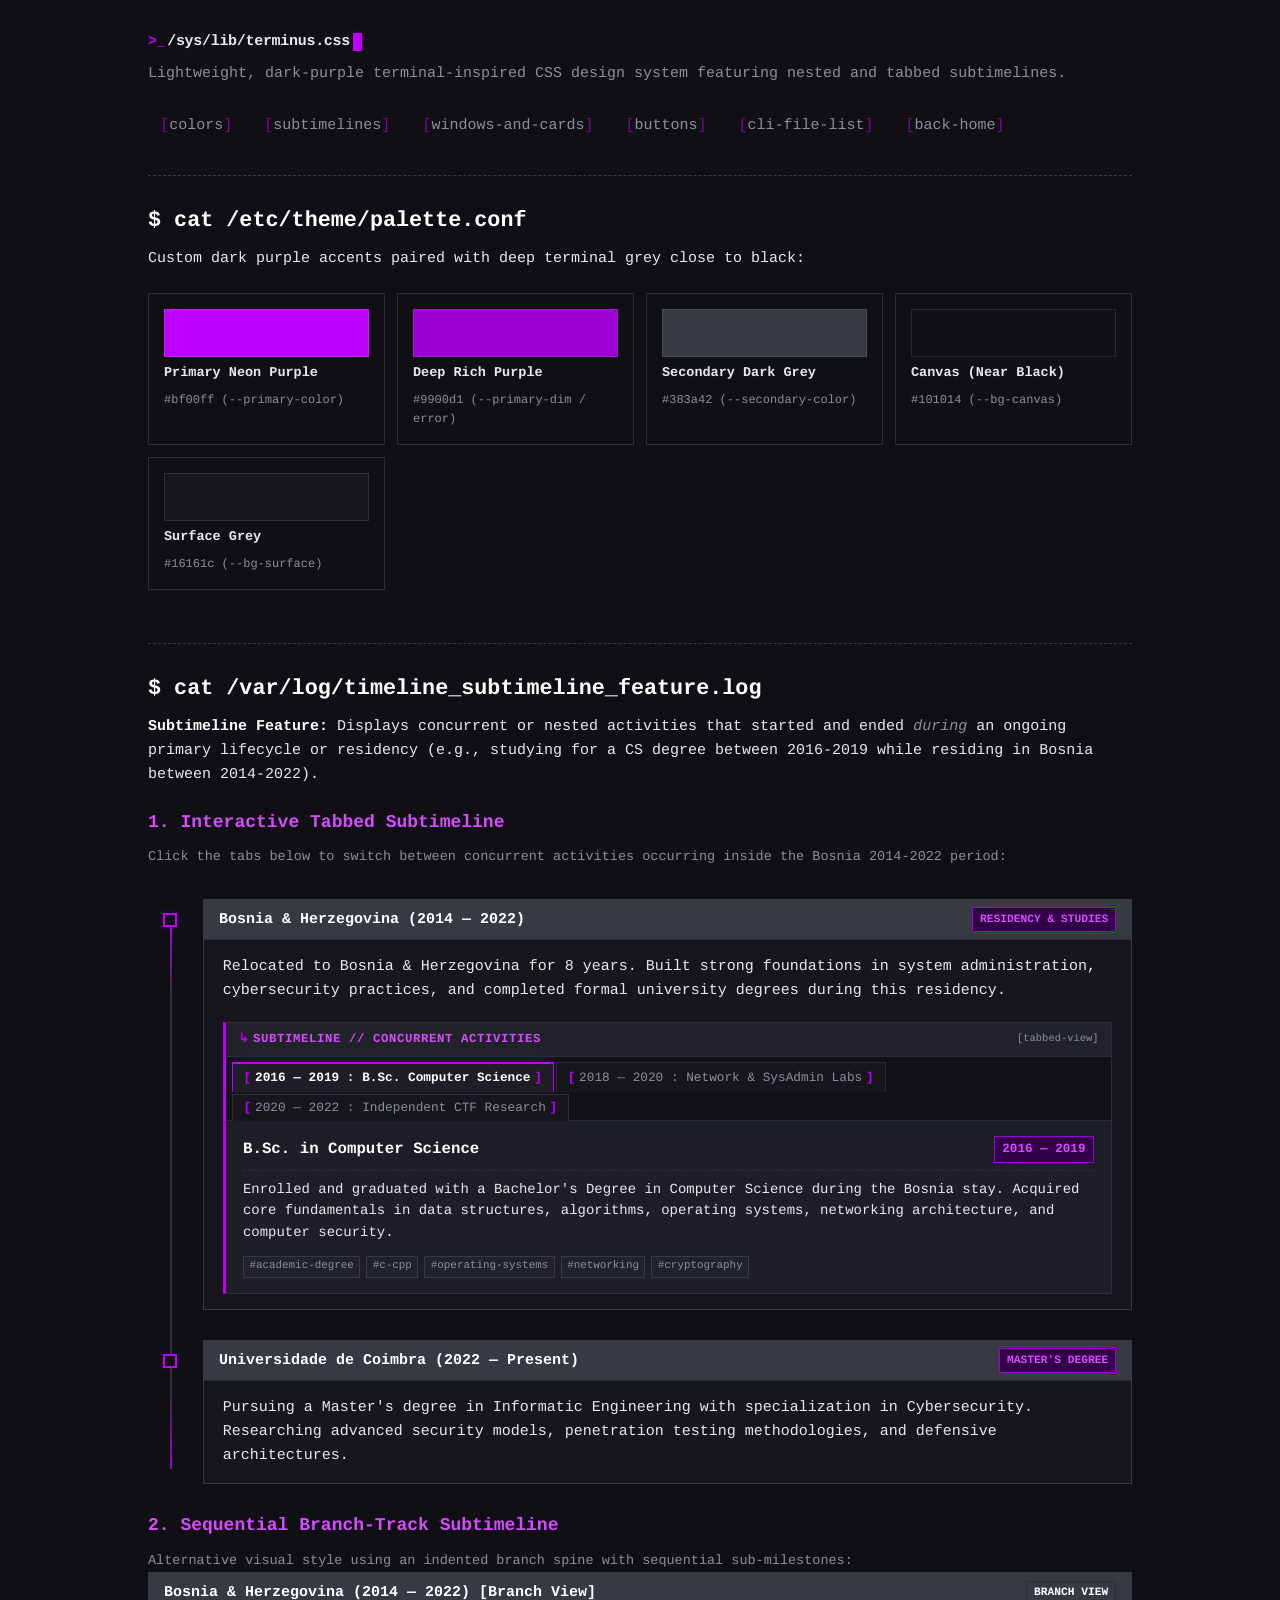
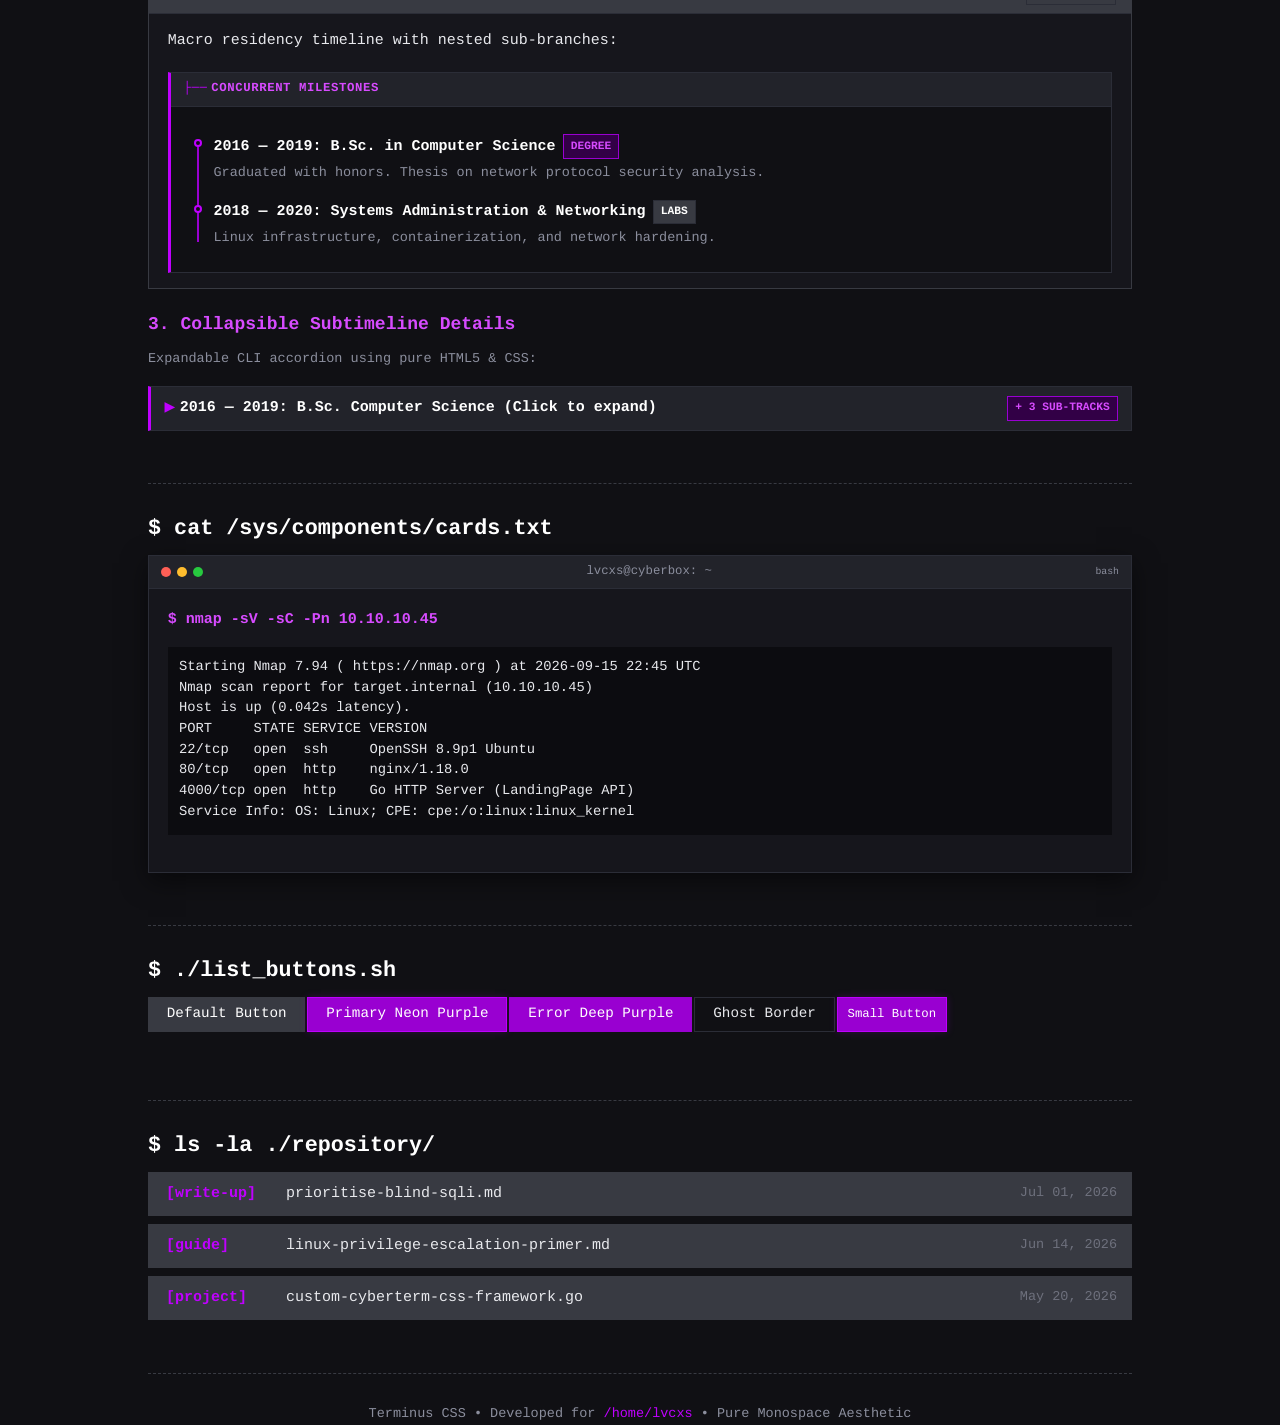
<file: internal/ui/static/showcase.html>
<!DOCTYPE html>
<html lang="en">
<head>
  <meta charset="UTF-8">
  <meta name="viewport" content="width=device-width, initial-scale=1.0">
  <title>Terminus CSS - Component Showcase & Subtimeline Demo</title>
  <link rel="stylesheet" href="./terminus.css">
  <style>
    .palette-grid {
      display: grid;
      grid-template-columns: repeat(auto-fit, minmax(200px, 1fr));
      gap: 12px;
      margin: 1.5rem 0;
    }
    .swatch {
      padding: 1rem;
      border: 1px solid var(--border-color);
      display: flex;
      flex-direction: column;
      gap: 6px;
    }
    .swatch-color {
      height: 48px;
      border: 1px solid rgba(255,255,255,0.1);
    }
    .swatch-label {
      font-weight: bold;
      font-size: 0.9em;
    }
    .swatch-hex {
      font-size: 0.8em;
      color: var(--font-muted);
    }
    .component-section {
      margin-bottom: 3.5rem;
    }
  </style>
</head>
<body class="terminal">
  <div class="container">
    <header style="margin-top: 2rem;">
      <div class="terminal-prompt">
        <a href="../" class="no-style">/sys/lib/terminus.css</a>
      </div>
      <p style="color: var(--font-muted); margin-top: 0.5rem;">
        Lightweight, dark-purple terminal-inspired CSS design system featuring nested and tabbed subtimelines.
      </p>
    </header>

    <nav class="terminal-menu" style="margin: 1.5rem 0;">
      <ul>
        <li><a class="menu-item" href="#colors">colors</a></li>
        <li><a class="menu-item" href="#timelines">subtimelines</a></li>
        <li><a class="menu-item" href="#windows">windows-and-cards</a></li>
        <li><a class="menu-item" href="#buttons">buttons</a></li>
        <li><a class="menu-item" href="#cli-files">cli-file-list</a></li>
        <li><a class="menu-item" href="../">back-home</a></li>
      </ul>
    </nav>

    <hr>

    <!-- SECTION: COLOR PALETTE -->
    <section id="colors" class="component-section">
      <h2>$ cat /etc/theme/palette.conf</h2>
      <p>Custom dark purple accents paired with deep terminal grey close to black:</p>
      
      <div class="palette-grid">
        <div class="swatch">
          <div class="swatch-color" style="background-color: var(--primary-color);"></div>
          <div class="swatch-label">Primary Neon Purple</div>
          <div class="swatch-hex">#bf00ff (--primary-color)</div>
        </div>
        <div class="swatch">
          <div class="swatch-color" style="background-color: var(--primary-dim);"></div>
          <div class="swatch-label">Deep Rich Purple</div>
          <div class="swatch-hex">#9900d1 (--primary-dim / error)</div>
        </div>
        <div class="swatch">
          <div class="swatch-color" style="background-color: var(--secondary-color);"></div>
          <div class="swatch-label">Secondary Dark Grey</div>
          <div class="swatch-hex">#383a42 (--secondary-color)</div>
        </div>
        <div class="swatch">
          <div class="swatch-color" style="background-color: var(--bg-canvas);"></div>
          <div class="swatch-label">Canvas (Near Black)</div>
          <div class="swatch-hex">#101014 (--bg-canvas)</div>
        </div>
        <div class="swatch">
          <div class="swatch-color" style="background-color: var(--bg-surface);"></div>
          <div class="swatch-label">Surface Grey</div>
          <div class="swatch-hex">#16161c (--bg-surface)</div>
        </div>
      </div>
    </section>

    <hr>

    <!-- SECTION: TIMELINES & TABBED SUBTIMELINES -->
    <section id="timelines" class="component-section">
      <h2>$ cat /var/log/timeline_subtimeline_feature.log</h2>
      <p>
        <strong>Subtimeline Feature:</strong> Displays concurrent or nested activities that started and ended 
        <em>during</em> an ongoing primary lifecycle or residency (e.g., studying for a CS degree between 2016-2019 
        while residing in Bosnia between 2014-2022).
      </p>

      <h3>1. Interactive Tabbed Subtimeline</h3>
      <p style="color: var(--font-muted); font-size: 0.9em;">
        Click the tabs below to switch between concurrent activities occurring inside the Bosnia 2014-2022 period:
      </p>

      <div class="terminal-timeline">
        <!-- Milestone 1: Bosnia with Tabbed Subtimeline -->
        <div class="terminal-timeline-item">
          <div class="terminal-card">
            <header>
              <span>Bosnia & Herzegovina (2014 — 2022)</span>
              <span class="badge badge-purple">RESIDENCY & STUDIES</span>
            </header>
            <div>
              <p>
                Relocated to Bosnia & Herzegovina for 8 years. Built strong foundations in system administration, 
                cybersecurity practices, and completed formal university degrees during this residency.
              </p>

              <!-- NESTED TABBED SUBTIMELINE COMPONENT -->
              <div class="terminal-subtimeline">
                <div class="subtimeline-meta">
                  <span class="subtimeline-label">
                    <span class="branch-symbol">↳</span> SUBTIMELINE // CONCURRENT ACTIVITIES
                  </span>
                  <span style="color: var(--font-muted); font-size: 0.85em;">[tabbed-view]</span>
                </div>

                <!-- Tab Navigation -->
                <div class="subtimeline-tabs">
                  <button class="subtimeline-tab-btn active" data-target="#subtab-degree">
                    <span class="tab-bracket">[</span> 2016 — 2019 : B.Sc. Computer Science <span class="tab-bracket">]</span>
                  </button>
                  <button class="subtimeline-tab-btn" data-target="#subtab-sysadmin">
                    <span class="tab-bracket">[</span> 2018 — 2020 : Network & SysAdmin Labs <span class="tab-bracket">]</span>
                  </button>
                  <button class="subtimeline-tab-btn" data-target="#subtab-ctf">
                    <span class="tab-bracket">[</span> 2020 — 2022 : Independent CTF Research <span class="tab-bracket">]</span>
                  </button>
                </div>

                <!-- Panel 1: CS Degree -->
                <div id="subtab-degree" class="subtimeline-panel active">
                  <div class="subtimeline-panel-header">
                    <h4>B.Sc. in Computer Science</h4>
                    <span class="subtimeline-timespan">2016 — 2019</span>
                  </div>
                  <div class="subtimeline-body">
                    <p>
                      Enrolled and graduated with a Bachelor's Degree in Computer Science during the Bosnia stay. 
                      Acquired core fundamentals in data structures, algorithms, operating systems, networking architecture, 
                      and computer security.
                    </p>
                    <div class="subtimeline-tags">
                      <span class="tag">#academic-degree</span>
                      <span class="tag">#c-cpp</span>
                      <span class="tag">#operating-systems</span>
                      <span class="tag">#networking</span>
                      <span class="tag">#cryptography</span>
                    </div>
                  </div>
                </div>

                <!-- Panel 2: Network & SysAdmin Labs -->
                <div id="subtab-sysadmin" class="subtimeline-panel">
                  <div class="subtimeline-panel-header">
                    <h4>Network & Linux Systems Lab</h4>
                    <span class="subtimeline-timespan">2018 — 2020</span>
                  </div>
                  <div class="subtimeline-body">
                    <p>
                      Configured on-premise hypervisors (Proxmox, ESXi), managed Debian/Ubuntu servers, implemented 
                      firewall routing policies, and built automated backup pipelines.
                    </p>
                    <div class="subtimeline-tags">
                      <span class="tag">#linux</span>
                      <span class="tag">#proxmox</span>
                      <span class="tag">#bash</span>
                      <span class="tag">#firewalls</span>
                    </div>
                  </div>
                </div>

                <!-- Panel 3: CTF Research -->
                <div id="subtab-ctf" class="subtimeline-panel">
                  <div class="subtimeline-panel-header">
                    <h4>Cybersecurity & Offensive Research</h4>
                    <span class="subtimeline-timespan">2020 — 2022</span>
                  </div>
                  <div class="subtimeline-body">
                    <p>
                      Intensive training on TryHackMe and HackTheBox. Focus on Web Application Vulnerabilities 
                      (SQLi, Blind SQLi, XSS, SSRF), privilege escalation, and custom exploitation scripts in Python.
                    </p>
                    <div class="subtimeline-tags">
                      <span class="tag">#sqli</span>
                      <span class="tag">#burpsuite</span>
                      <span class="tag">#python</span>
                      <span class="tag">#pentesting</span>
                    </div>
                  </div>
                </div>
              </div>
              <!-- END SUBTIMELINE -->

            </div>
          </div>
        </div>

        <!-- Milestone 2: Present Day / Coimbra -->
        <div class="terminal-timeline-item">
          <div class="terminal-card">
            <header>
              <span>Universidade de Coimbra (2022 — Present)</span>
              <span class="badge badge-purple">MASTER'S DEGREE</span>
            </header>
            <div>
              <p>
                Pursuing a Master's degree in Informatic Engineering with specialization in Cybersecurity.
                Researching advanced security models, penetration testing methodologies, and defensive architectures.
              </p>
            </div>
          </div>
        </div>
      </div>

      <h3>2. Sequential Branch-Track Subtimeline</h3>
      <p style="color: var(--font-muted); font-size: 0.9em;">
        Alternative visual style using an indented branch spine with sequential sub-milestones:
      </p>

      <div class="terminal-card">
        <header>
          <span>Bosnia & Herzegovina (2014 — 2022) [Branch View]</span>
          <span class="badge">BRANCH VIEW</span>
        </header>
        <div>
          <p>Macro residency timeline with nested sub-branches:</p>

          <div class="terminal-subtimeline">
            <div class="subtimeline-meta">
              <span class="subtimeline-label"><span class="branch-symbol">├──</span> CONCURRENT MILESTONES</span>
            </div>
            <div style="padding: 1rem 1.25rem;">
              <div class="subtimeline-branch-track">
                <div class="subtimeline-branch-node">
                  <div class="subtimeline-branch-title">
                    <span>2016 — 2019: B.Sc. in Computer Science</span>
                    <span class="badge badge-purple">DEGREE</span>
                  </div>
                  <p style="color: var(--font-muted); font-size: 0.9em; margin-top: 4px;">
                    Graduated with honors. Thesis on network protocol security analysis.
                  </p>
                </div>
                <div class="subtimeline-branch-node">
                  <div class="subtimeline-branch-title">
                    <span>2018 — 2020: Systems Administration & Networking</span>
                    <span class="badge">LABS</span>
                  </div>
                  <p style="color: var(--font-muted); font-size: 0.9em; margin-top: 4px;">
                    Linux infrastructure, containerization, and network hardening.
                  </p>
                </div>
              </div>
            </div>
          </div>
        </div>
      </div>

      <h3>3. Collapsible Subtimeline Details</h3>
      <p style="color: var(--font-muted); font-size: 0.9em;">
        Expandable CLI accordion using pure HTML5 & CSS:
      </p>

      <details class="subtimeline-details">
        <summary>
          <span>2016 — 2019: B.Sc. Computer Science (Click to expand)</span>
          <span class="badge badge-purple" style="margin-left: auto;">+ 3 SUB-TRACKS</span>
        </summary>
        <div class="subtimeline-details-content">
          <p>Full breakdown of coursework, research papers, and technical competencies acquired during this degree.</p>
          <ul>
            <li>Algorithms & Computational Complexity</li>
            <li>Advanced Network Protocols (TCP/IP, Routing, BGP)</li>
            <li>Database Management Systems & SQL Query Optimization</li>
            <li>Computer Architecture & Reverse Engineering Basics</li>
          </ul>
        </div>
      </details>
    </section>

    <hr>

    <!-- SECTION: WINDOWS & CARDS -->
    <section id="windows" class="component-section">
      <h2>$ cat /sys/components/cards.txt</h2>
      
      <div class="terminal-window">
        <div class="terminal-window-bar">
          <div class="terminal-window-dots">
            <span class="terminal-dot dot-red"></span>
            <span class="terminal-dot dot-yellow"></span>
            <span class="terminal-dot dot-green"></span>
          </div>
          <span class="terminal-window-title">lvcxs@cyberbox: ~</span>
          <span style="font-size: 0.8em; color: var(--font-muted);">bash</span>
        </div>
        <div style="padding: 1.25rem;">
          <p style="margin: 0; color: var(--primary-hover); font-weight: bold;">
            $ nmap -sV -sC -Pn 10.10.10.45
          </p>
          <pre style="margin-top: 1rem; border: none; padding: 0.75rem; background: #0c0c10;">
Starting Nmap 7.94 ( https://nmap.org ) at 2026-09-15 22:45 UTC
Nmap scan report for target.internal (10.10.10.45)
Host is up (0.042s latency).
PORT     STATE SERVICE VERSION
22/tcp   open  ssh     OpenSSH 8.9p1 Ubuntu
80/tcp   open  http    nginx/1.18.0
4000/tcp open  http    Go HTTP Server (LandingPage API)
Service Info: OS: Linux; CPE: cpe:/o:linux:linux_kernel</pre>
        </div>
      </div>
    </section>

    <hr>

    <!-- SECTION: BUTTONS -->
    <section id="buttons" class="component-section">
      <h2>$ ./list_buttons.sh</h2>
      <div class="btn-group" style="margin-bottom: 1rem;">
        <button class="btn btn-default">Default Button</button>
        <button class="btn btn-primary">Primary Neon Purple</button>
        <button class="btn btn-error">Error Deep Purple</button>
        <button class="btn btn-ghost">Ghost Border</button>
        <button class="btn btn-primary btn-sm">Small Button</button>
      </div>
    </section>

    <hr>

    <!-- SECTION: CLI FILE ROWS -->
    <section id="cli-files" class="component-section">
      <h2>$ ls -la ./repository/</h2>
      <div class="cli-file-list">
        <a href="#" class="cli-file-row">
          <span class="file-type">[write-up]</span>
          <span class="file-name">prioritise-blind-sqli.md</span>
          <span class="file-date">Jul 01, 2026</span>
        </a>
        <a href="#" class="cli-file-row">
          <span class="file-type">[guide]</span>
          <span class="file-name">linux-privilege-escalation-primer.md</span>
          <span class="file-date">Jun 14, 2026</span>
        </a>
        <a href="#" class="cli-file-row">
          <span class="file-type">[project]</span>
          <span class="file-name">custom-cyberterm-css-framework.go</span>
          <span class="file-date">May 20, 2026</span>
        </a>
      </div>
    </section>

    <hr>

    <footer>
      <p style="text-align: center; color: var(--font-muted); font-size: 0.9em;">
        Terminus CSS • Developed for <a href="../">/home/lvcxs</a> • Pure Monospace Aesthetic
      </p>
    </footer>
  </div>

  <script src="./terminus.js"></script>
</body>
</html>
</file>
<file: internal/ui/static/terminus.css>
/**
 * ============================================================================
 * TERMINUS CSS (v1.0.0)
 * A lightweight, dark-purple terminal-inspired CSS design system & component library.
 * Built with crisp monospace aesthetics, ASCII motifs, and nested subtimelines.
 * ============================================================================
 */

/* ----------------------------------------------------------------------------
   1. DESIGN TOKENS & ROOT THEME
   ------------------------------------------------------------------------- */
:root {
  /* Geometry & Layout */
  --global-font-size: 15px;
  --global-line-height: 1.6;
  --global-space: 12px;
  --page-width: 68em;
  --border-radius: 0px;
  /* Sharp terminal aesthetics */

  /* Typography */
  --font-stack: 'Fira Code', 'JetBrains Mono', 'Consolas', 'Monaco', 'Courier New', monospace;
  --mono-font-stack: var(--font-stack);

  /* Surfaces & Backgrounds: Dark Grey close to Black */
  --bg-canvas: #101014;
  /* Terminal background */
  --bg-surface: #16161c;
  /* Cards, containers, windows */
  --bg-surface-elevated: #1e1e26;
  /* Active tabs, hover states */
  --bg-code: #121217;
  /* Code block background */
  --bg-subtle: #24252f;
  /* Inset controls, muted bars */

  /* Text & Inks */
  --font-color: #e8e9ed;
  /* Default high-contrast terminal text */
  --font-muted: #8b8e9d;
  /* Secondary log text, timestamps, labels */
  --font-bright: #ffffff;
  /* Highlighted / active text */
  --invert-font-color: #ffffff;

  /* Signature Dark Purples */
  --primary-color: #bf00ff;
  /* Neon electric dark purple */
  --primary-hover: #d74bff;
  /* Lighter vibrant purple */
  --primary-dim: #9900d1;
  /* Deep rich purple */
  --primary-dark: #320046;
  /* Deep purple wash / accent bg */
  --primary-glow: rgba(191, 0, 255, 0.18);
  --primary-glow-strong: rgba(191, 0, 255, 0.25);

  /* Neutrals */
  --secondary-color: #383a42;
  /* Terminal secondary grey */
  --secondary-light: #4c4e58;
  --secondary-dark: #22232a;

  /* Borders */
  --border-color: #2b2d37;
  --border-subtle: #1c1d24;
  --border-accent: #bf00ff;

  /* Status Colors */
  --error-color: #9900d1;
  /* Error purple */
  --error-alt: #ff3366;
  /* Alert crimson */
  --success-color: #00e599;
  /* Phosphor green */
  --warning-color: #f7a41d;
  /* Terminal amber */
  --info-color: #8be9fd;
  /* Terminal cyan */

  /* Timeline Tokens */
  --timeline-spine: #2d2f3a;
  --timeline-spine-active: #bf00ff;
  --timeline-node-size: 14px;
  --timeline-node-bg: #101014;
  --timeline-node-border: #bf00ff;
}

/* ----------------------------------------------------------------------------
   2. BASE RESET & ACCESSIBILITY
   ------------------------------------------------------------------------- */
*,
*::before,
*::after {
  box-sizing: border-box;
  text-rendering: geometricPrecision;
}

html {
  background-color: var(--bg-canvas);
  color-scheme: dark;
  scroll-behavior: smooth;
  font-size: var(--global-font-size);
}

body {
  margin: 0;
  padding: 0;
  background-color: var(--bg-canvas);
  color: var(--font-color);
  font-family: var(--font-stack);
  line-height: var(--global-line-height);
  word-wrap: break-word;
  -webkit-font-smoothing: antialiased;
}

/* Selection Highlight */
::selection {
  background-color: var(--primary-color);
  color: var(--font-bright);
}

/* Terminal Custom Scrollbars */
::-webkit-scrollbar {
  width: 8px;
  height: 8px;
}

::-webkit-scrollbar-track {
  background: var(--bg-canvas);
}

::-webkit-scrollbar-thumb {
  background: var(--secondary-color);
  border: 1px solid var(--border-color);
}

::-webkit-scrollbar-thumb:hover {
  background: var(--primary-dim);
}

/* ----------------------------------------------------------------------------
   3. TYPOGRAPHY & ELEMENTS
   ------------------------------------------------------------------------- */
h1,
h2,
h3,
h4,
h5,
h6 {
  font-family: var(--font-stack);
  font-weight: 700;
  color: var(--font-bright);
  line-height: 1.35;
  margin-top: calc(var(--global-space) * 2);
  margin-bottom: var(--global-space);
  position: relative;
}

h1 {
  font-size: 1.85rem;
  padding-bottom: 0.35rem;
  border-bottom: 2px solid var(--primary-color);
  display: inline-block;
}

h2 {
  font-size: 1.45rem;
  color: var(--font-bright);
}

h3 {
  font-size: 1.2rem;
  color: var(--primary-hover);
}

h4 {
  font-size: 1.05rem;
}

h5,
h6 {
  font-size: 0.95rem;
  color: var(--font-muted);
}

p {
  margin-top: 0;
  margin-bottom: var(--global-line-height);
  color: var(--font-color);
}

a {
  color: var(--primary-color);
  text-decoration: none;
  transition: color 0.15s ease, background-color 0.15s ease;
  cursor: pointer;
}

a:hover {
  color: var(--font-bright);
  background-color: var(--primary-dark);
}

a.no-style {
  color: inherit;
  background-color: transparent !important;
}

em {
  font-style: italic;
  color: var(--font-muted);
}

strong {
  font-weight: 700;
  color: var(--font-bright);
}

small {
  font-size: 0.85em;
  color: var(--font-muted);
}

hr {
  border: none;
  border-top: 1px dashed var(--secondary-color);
  margin: calc(var(--global-space) * 2.5) 0;
  position: relative;
}

blockquote {
  position: relative;
  margin: 1.5rem 0;
  padding: 0.85rem 1.25rem;
  background-color: var(--bg-surface);
  border-left: 3px solid var(--primary-color);
  color: var(--font-color);
  font-style: italic;
}

blockquote small {
  display: block;
  margin-top: 0.5rem;
  color: var(--font-muted);
  font-style: normal;
}

/* Code & Pre */
code {
  font-family: var(--mono-font-stack);
  font-size: 0.9em;
  background-color: var(--bg-code);
  color: #df80ff;
  padding: 0.15em 0.45em;
  border: 1px solid var(--border-color);
}

pre {
  background-color: var(--bg-code);
  border: 1px solid var(--border-color);
  border-left: 3px solid var(--primary-dim);
  padding: var(--global-space);
  overflow-x: auto;
  margin: 1.2rem 0;
  color: var(--font-color);
  font-family: var(--mono-font-stack);
  font-size: 0.92rem;
  line-height: 1.5;
}

pre code {
  background: transparent;
  border: none;
  padding: 0;
  color: inherit;
  display: block;
}

/* Lists */
ul,
ol {
  padding-left: 1.8rem;
  margin-top: 0;
  margin-bottom: var(--global-line-height);
}

li {
  margin-bottom: 0.4rem;
}

ul {
  list-style-type: none;
}

ul>li {
  position: relative;
}

ul>li::before {
  content: "» ";
  color: var(--primary-color);
  position: absolute;
  left: -1.2rem;
  font-weight: bold;
}

/* ----------------------------------------------------------------------------
   4. LAYOUT & CONTAINERS
   ------------------------------------------------------------------------- */
.container {
  max-width: var(--page-width);
  margin: 0 auto;
  padding: 0 calc(var(--global-space) * 1.5);
}

.container-fluid {
  width: 100%;
  margin: 0 auto;
  padding: 0 calc(var(--global-space) * 1.5);
}

.grid {
  display: flex;
  flex-wrap: wrap;
  gap: var(--global-space);
}

.col {
  flex: 1 1 0%;
}

.flex {
  display: flex;
}

.flex-col {
  display: flex;
  flex-direction: column;
}

.items-center {
  align-items: center;
}

.justify-between {
  justify-content: space-between;
}

.gap-1 {
  gap: calc(var(--global-space) * 0.5);
}

.gap-2 {
  gap: var(--global-space);
}

.gap-3 {
  gap: calc(var(--global-space) * 1.5);
}

/* ----------------------------------------------------------------------------
   5. TERMINUS PROMPTS & SHELL DECORATIONS
   ------------------------------------------------------------------------- */
.terminal-prompt {
  position: relative;
  display: inline-flex;
  align-items: center;
  font-family: var(--mono-font-stack);
  font-weight: 700;
  letter-spacing: -0.02em;
}

.terminal-prompt::before {
  content: ">_ ";
  color: var(--primary-color);
  margin-right: 0.2ch;
  font-weight: 700;
}

.terminal-prompt::after {
  content: "";
  display: inline-block;
  width: 0.6em;
  height: 1.15em;
  background-color: var(--primary-color);
  margin-left: 0.3ch;
  vertical-align: -0.15em;
  animation: terminus-cursor-blink 0.5s steps(2, start) infinite;
  box-shadow: 0 0 6px var(--primary-glow);
}

@keyframes terminus-cursor-blink {

  0%,
  100% {
    opacity: 1;
  }

  50% {
    opacity: 0;
  }
}

/* Command Prompt Prefix Utility */
.cmd::before {
  content: "$ ";
  color: var(--primary-color);
  font-weight: 700;
}

/* ----------------------------------------------------------------------------
   6. TERMINUS WINDOWS & CARDS
   ------------------------------------------------------------------------- */
.terminal-card {
  background-color: var(--bg-surface);
  border: 1px solid var(--secondary-color);
  margin-bottom: 1.5rem;
  position: relative;
  transition: border-color 0.2s ease, box-shadow 0.2s ease;
}

.terminal-card:hover {
  border-color: var(--border-accent);
  box-shadow: 0 0 10px var(--primary-glow);
}

.terminal-card>header,
.terminal-card-header {
  background-color: var(--secondary-color);
  color: var(--font-bright);
  padding: 0.5rem 1rem;
  font-weight: 600;
  display: flex;
  justify-content: space-between;
  align-items: center;
  gap: 0.75rem;
  border-bottom: 1px solid var(--border-color);
}

.terminal-card>div:not(.terminal-card-header),
.terminal-card-body {
  padding: 1rem 1.25rem;
}

.terminal-card>footer,
.terminal-card-footer {
  border-top: 1px solid var(--border-color);
  background-color: var(--bg-surface);
  padding: 0.5rem 1rem;
  font-size: 0.88em;
  color: var(--font-muted);
}

/* Terminal Window with retro title bar & controls */
.terminal-window {
  background-color: var(--bg-surface);
  border: 1px solid var(--border-color);
  box-shadow: 0 8px 24px rgba(0, 0, 0, 0.5);
  margin-bottom: 1.5rem;
}

.terminal-window-bar {
  display: flex;
  align-items: center;
  justify-content: space-between;
  background-color: var(--secondary-dark);
  border-bottom: 1px solid var(--border-color);
  padding: 0.4rem 0.8rem;
  font-size: 0.82rem;
}

.terminal-window-dots {
  display: flex;
  gap: 6px;
}

.terminal-dot {
  width: 10px;
  height: 10px;
  border-radius: 50%;
  display: inline-block;
}

.dot-red {
  background: #ff5f56;
}

.dot-yellow {
  background: #ffbd2e;
}

.dot-green {
  background: #27c93f;
}

.terminal-window-title {
  color: var(--font-muted);
  font-family: var(--mono-font-stack);
  font-size: 0.82rem;
}

/* ----------------------------------------------------------------------------
   7. NAVIGATION & MENUS
   ------------------------------------------------------------------------- */
.terminal-nav {
  display: flex;
  flex-direction: column;
  align-items: flex-start;
  margin-bottom: calc(var(--global-space) * 2);
}

@media only screen and (min-width: 48em) {
  .terminal-nav {
    flex-direction: row;
    align-items: center;
    justify-content: space-between;
  }
}

.terminal-menu {
  width: 100%;
}

.terminal-menu ul {
  list-style-type: none;
  padding: 0 !important;
  margin: 0;
  display: flex;
  flex-wrap: wrap;
  gap: 0.5rem;
}

.terminal-menu li {
  margin: 0;
  padding: 0;
}

.terminal-menu li::before {
  display: none;
}

.terminal-menu li a,
.menu-item {
  display: inline-flex;
  align-items: center;
  padding: 0.35rem 0.75rem;
  color: var(--font-muted);
  text-decoration: none;
  border: 1px solid transparent;
  transition: all 0.15s ease;
  font-family: var(--mono-font-stack);
}

.terminal-menu li a::before,
.menu-item::before {
  content: "[ ";
  color: var(--primary-color);
  opacity: 0.6;
}

.terminal-menu li a::after,
.menu-item::after {
  content: " ]";
  color: var(--primary-color);
  opacity: 0.6;
}

.terminal-menu li a:hover,
.menu-item:hover {
  color: var(--font-bright);
  background-color: var(--primary-dark);
  border-color: var(--primary-dim);
}

.terminal-menu li a.active,
.menu-item.active {
  color: var(--font-bright);
  border-color: var(--primary-color);
  background-color: var(--primary-dark);
}

/* ----------------------------------------------------------------------------
   8. BUTTONS & CONTROLS
   ------------------------------------------------------------------------- */
.btn {
  font-family: var(--font-stack);
  font-size: 0.95em;
  padding: 0.55em 1.25em;
  display: inline-flex;
  align-items: center;
  justify-content: center;
  cursor: pointer;
  background: transparent;
  color: var(--font-color);
  border: 1px solid var(--secondary-color);
  text-decoration: none;
  user-select: none;
  transition: all 0.15s ease;
  line-height: 1.2;
}

.btn:hover {
  background-color: var(--secondary-color);
  color: var(--font-bright);
  border-color: var(--secondary-light);
}

.btn:active {
  transform: translateY(1px);
}

.btn-default {
  background-color: var(--secondary-color);
  color: var(--font-bright);
  border-color: var(--secondary-color);
}

.btn-default:hover {
  background-color: var(--secondary-light);
  border-color: var(--primary-dim);
}

.btn-primary {
  background-color: var(--primary-dim);
  color: var(--font-bright);
  border-color: var(--primary-color);
  box-shadow: 0 0 8px var(--primary-glow);
}

.btn-primary:hover {
  background-color: var(--primary-color);
  border-color: var(--primary-hover);
  box-shadow: 0 0 14px var(--primary-glow-strong);
}

.btn-error {
  background-color: var(--primary-dim);
  color: var(--font-bright);
  border-color: var(--error-color);
}

.btn-error:hover {
  background-color: var(--primary-color);
  border-color: var(--primary-hover);
}

.btn-ghost {
  background: transparent;
  border-color: var(--border-color);
  color: var(--font-color);
}

.btn-ghost:hover {
  border-color: var(--primary-color);
  color: var(--primary-color);
  background: var(--primary-dark);
}

.btn-sm {
  padding: 0.35em 0.8em;
  font-size: 0.82em;
}

.btn-lg {
  padding: 0.8em 1.8em;
  font-size: 1.1em;
}

.btn-block {
  display: flex;
  width: 100%;
}

.btn-group {
  display: inline-flex;
  flex-wrap: wrap;
  gap: 2px;
}

/* ----------------------------------------------------------------------------
   9. TIMELINE & NESTED SUBTIMELINES
   ------------------------------------------------------------------------- */
/* Primary Timeline Container */
.terminal-timeline {
  position: relative;
  padding-left: 55px;
  margin: 2rem 0;
}

/* Vertical Timeline Spine */
.terminal-timeline::before {
  content: '';
  position: absolute;
  left: 22px;
  top: 15px;
  bottom: 15px;
  width: 2px;
  background: linear-gradient(180deg,
      var(--primary-color) 0%,
      var(--timeline-spine) 15%,
      var(--timeline-spine) 85%,
      var(--primary-dim) 100%);
  z-index: 1;
}

/* Timeline Item / Card */
.terminal-timeline>.terminal-card,
.terminal-timeline .terminal-timeline-item {
  position: relative;
  margin-bottom: 2rem;
}

/* Timeline Node Marker */
.terminal-timeline>.terminal-card::before,
.terminal-timeline .terminal-timeline-item::before {
  content: '';
  position: absolute;
  left: -40px;
  top: 14px;
  width: var(--timeline-node-size);
  height: var(--timeline-node-size);
  background-color: var(--timeline-node-bg);
  border: 2px solid var(--primary-color);
  box-shadow: 0 0 8px var(--primary-glow);
  z-index: 2;
  transition: all 0.2s ease;
}

.terminal-timeline>.terminal-card:hover::before,
.terminal-timeline .terminal-timeline-item:hover::before {
  background-color: var(--primary-color);
  box-shadow: 0 0 14px var(--primary-glow-strong);
  transform: scale(1.18);
}

/* Timeline Item Header */
.timeline-header-meta {
  display: flex;
  flex-wrap: wrap;
  justify-content: space-between;
  align-items: center;
  gap: 0.5rem;
  width: 100%;
}

.timeline-period {
  font-size: 0.85em;
  color: var(--font-muted);
  font-family: var(--mono-font-stack);
}

/* ============================================================================
   SUBTIMELINE: NESTED / CONCURRENT TIMELINE SYSTEM
   Supports events starting & ending during a parent event's timespan
   ============================================================================ */
.terminal-subtimeline {
  margin-top: 1.25rem;
  background-color: var(--bg-canvas);
  border: 1px solid var(--border-color);
  border-left: 3px solid var(--primary-color);
  position: relative;
}

/* Subtimeline Top Meta/Header Bar */
.subtimeline-meta {
  display: flex;
  align-items: center;
  justify-content: space-between;
  background-color: var(--secondary-dark);
  border-bottom: 1px solid var(--border-color);
  padding: 0.45rem 0.85rem;
  font-size: 0.82em;
}

.subtimeline-label {
  display: inline-flex;
  align-items: center;
  gap: 0.5ch;
  color: var(--primary-hover);
  font-weight: 600;
  text-transform: uppercase;
  letter-spacing: 0.05em;
}

.subtimeline-label .branch-symbol {
  color: var(--primary-color);
  font-weight: bold;
}

/* Tabbed Subtimeline Navigation */
.subtimeline-tabs {
  display: flex;
  flex-wrap: wrap;
  gap: 2px;
  background-color: #121216;
  border-bottom: 1px solid var(--border-color);
  padding: 4px 6px 0 6px;
}

.subtimeline-tab-btn {
  background: var(--bg-surface);
  border: 1px solid var(--border-color);
  border-bottom: none;
  color: var(--font-muted);
  font-family: var(--mono-font-stack);
  font-size: 0.85em;
  padding: 0.45em 0.85em;
  cursor: pointer;
  display: inline-flex;
  align-items: center;
  gap: 0.5ch;
  transition: all 0.15s ease;
  position: relative;
  top: 1px;
}

.subtimeline-tab-btn:hover {
  color: var(--font-bright);
  background-color: var(--primary-dark);
  border-color: var(--primary-dim);
}

.subtimeline-tab-btn.active {
  background-color: var(--bg-surface-elevated);
  color: var(--font-bright);
  border-color: var(--primary-color);
  border-top: 2px solid var(--primary-color);
  border-bottom: 1px solid var(--bg-surface-elevated);
  font-weight: 600;
  box-shadow: 0 -2px 8px var(--primary-glow);
}

.subtimeline-tab-btn .tab-bracket {
  color: var(--primary-color);
  font-weight: bold;
}

/* Subtimeline Content Panels */
.subtimeline-panel {
  display: none;
  padding: 1rem 1.15rem;
  background-color: var(--bg-surface-elevated);
  animation: terminus-fade-in 0.2s ease-in-out;
}

.subtimeline-panel.active {
  display: block;
}

@keyframes terminus-fade-in {
  from {
    opacity: 0;
    transform: translateY(-4px);
  }

  to {
    opacity: 1;
    transform: translateY(0);
  }
}

.subtimeline-panel-header {
  display: flex;
  flex-wrap: wrap;
  justify-content: space-between;
  align-items: center;
  gap: 0.5rem;
  margin-bottom: 0.6rem;
  padding-bottom: 0.45rem;
  border-bottom: 1px dashed var(--border-color);
}

.subtimeline-panel-header h4 {
  margin: 0;
  font-size: 1.05em;
  color: var(--font-bright);
}

.subtimeline-timespan {
  font-size: 0.84em;
  color: var(--primary-hover);
  background-color: var(--primary-dark);
  border: 1px solid var(--primary-dim);
  padding: 0.18em 0.6em;
  font-family: var(--mono-font-stack);
  font-weight: 600;
}

.subtimeline-body {
  font-size: 0.93em;
  line-height: 1.55;
  color: var(--font-color);
}

.subtimeline-tags {
  display: flex;
  flex-wrap: wrap;
  gap: 0.4rem;
  margin-top: 0.75rem;
}

.subtimeline-tags .tag {
  font-size: 0.78em;
  padding: 0.15em 0.5em;
  background-color: var(--secondary-dark);
  border: 1px solid var(--secondary-color);
  color: var(--font-muted);
}

/* Sequential Branch Tree Track Subtimeline */
.subtimeline-branch-track {
  position: relative;
  padding-left: 24px;
  margin: 0.85rem 0 0.5rem;
}

.subtimeline-branch-track::before {
  content: '';
  position: absolute;
  left: 7px;
  top: 8px;
  bottom: 8px;
  width: 2px;
  background: var(--primary-dim);
}

.subtimeline-branch-node {
  position: relative;
  margin-bottom: 1rem;
}

.subtimeline-branch-node:last-child {
  margin-bottom: 0;
}

.subtimeline-branch-node::before {
  content: '';
  position: absolute;
  left: -20px;
  top: 5px;
  width: 8px;
  height: 8px;
  background-color: var(--bg-canvas);
  border: 2px solid var(--primary-color);
  border-radius: 50%;
}

.subtimeline-branch-title {
  font-weight: 600;
  color: var(--font-bright);
  display: flex;
  flex-wrap: wrap;
  align-items: center;
  gap: 0.5rem;
}

/* Collapsible Subtimeline Details */
details.subtimeline-details {
  margin-top: 1rem;
  background-color: var(--bg-surface);
  border: 1px solid var(--border-color);
  border-left: 3px solid var(--primary-color);
}

details.subtimeline-details summary {
  padding: 0.6rem 0.9rem;
  cursor: pointer;
  user-select: none;
  font-weight: 600;
  color: var(--font-bright);
  background-color: var(--secondary-dark);
  outline: none;
  display: flex;
  align-items: center;
  gap: 0.6ch;
}

details.subtimeline-details summary::-webkit-details-marker {
  display: none;
}

details.subtimeline-details summary::before {
  content: "▶ ";
  color: var(--primary-color);
  font-size: 0.85em;
  transition: transform 0.15s ease;
}

details.subtimeline-details[open] summary::before {
  content: "▼ ";
}

details.subtimeline-details .subtimeline-details-content {
  padding: 1rem;
}

/* ----------------------------------------------------------------------------
   10. CLI FILE LISTS & ROWS
   ------------------------------------------------------------------------- */
.cli-file-list {
  display: flex;
  flex-direction: column;
  gap: 8px;
}

.cli-file-row {
  display: flex;
  align-items: center;
  justify-content: flex-start;
  padding: 10px 15px;
  background-color: var(--secondary-color);
  color: var(--font-color);
  text-decoration: none;
  border-left: 3px solid transparent;
  transition: all 0.2s ease;
}

.cli-file-row:hover {
  background-color: #2a2c33;
  border-left-color: var(--primary-color);
  transform: translateX(5px);
  color: var(--font-bright);
}

.file-type {
  color: var(--primary-color);
  font-weight: bold;
  min-width: 110px;
}

.file-name {
  flex-grow: 1;
  margin-left: 10px;
}

.cli-file-row:hover .file-name {
  color: #ffffff;
}

.file-date {
  opacity: 0.65;
  font-size: 0.9em;
  color: var(--font-muted);
}

/* ----------------------------------------------------------------------------
   11. FORMS & INPUT CONTROLS
   ------------------------------------------------------------------------- */
.form-group {
  margin-bottom: var(--global-line-height);
}

label {
  display: block;
  font-size: 0.92em;
  font-weight: 600;
  margin-bottom: 0.4rem;
  color: var(--font-muted);
}

input[type="text"],
input[type="email"],
input[type="password"],
input[type="search"],
input[type="number"],
input[type="date"],
select,
textarea {
  width: 100%;
  padding: 0.6em 0.8em;
  font-family: var(--mono-font-stack);
  font-size: 0.95em;
  background-color: var(--bg-surface);
  color: var(--font-color);
  border: 1px solid var(--border-color);
  border-radius: var(--border-radius);
  outline: none;
  transition: border-color 0.15s ease, box-shadow 0.15s ease;
}

input:focus,
select:focus,
textarea:focus {
  border-color: var(--primary-color);
  box-shadow: 0 0 8px var(--primary-glow);
}

input::placeholder,
textarea::placeholder {
  color: var(--secondary-light);
}

textarea {
  resize: vertical;
  min-height: 100px;
}

/* ----------------------------------------------------------------------------
   12. TABLES & DATA VIEWS
   ------------------------------------------------------------------------- */
table {
  width: 100%;
  border-collapse: collapse;
  margin: var(--global-line-height) 0;
  background-color: var(--bg-surface);
  border: 1px solid var(--border-color);
}

table th,
table td {
  padding: 0.65rem 0.9rem;
  border: 1px solid var(--border-color);
  text-align: left;
}

table th {
  background-color: var(--secondary-color);
  color: var(--font-bright);
  font-weight: 700;
}

table tr:hover {
  background-color: var(--bg-surface-elevated);
}

/* ----------------------------------------------------------------------------
   13. ALERTS & BADGES
   ------------------------------------------------------------------------- */
.terminal-alert {
  padding: 0.85rem 1.15rem;
  margin-bottom: 1rem;
  border: 1px solid var(--border-color);
  background-color: var(--bg-surface);
  color: var(--font-color);
  position: relative;
}

.terminal-alert-primary {
  border-color: var(--primary-color);
  border-left: 4px solid var(--primary-color);
  background-color: var(--primary-dark);
}

.terminal-alert-error {
  border-color: var(--error-color);
  border-left: 4px solid var(--error-color);
}

.terminal-alert-success {
  border-color: var(--success-color);
  border-left: 4px solid var(--success-color);
}

.badge {
  display: inline-block;
  font-size: 0.75em;
  padding: 0.2em 0.6em;
  font-family: var(--mono-font-stack);
  font-weight: 600;
  border: 1px solid var(--border-color);
  background-color: var(--secondary-color);
  color: var(--font-bright);
}

.badge-purple {
  border-color: var(--primary-dim);
  background-color: var(--primary-dark);
  color: var(--primary-hover);
}

.badge-outline {
  background: transparent;
  border-color: var(--primary-color);
  color: var(--primary-color);
}

/* ----------------------------------------------------------------------------
   14. MARKDOWN TYPOGRAPHY (.terminal-mkd)
   ------------------------------------------------------------------------- */
.terminal-mkd {
  line-height: 1.7;
}

.terminal-mkd h1,
.terminal-mkd h2,
.terminal-mkd h3,
.terminal-mkd h4 {
  margin-top: 2rem;
  margin-bottom: 0.85rem;
  color: var(--font-bright);
}

.terminal-mkd h2 {
  border-bottom: 1px dashed var(--border-color);
  padding-bottom: 0.35rem;
}

.terminal-mkd p {
  margin-bottom: 1.25rem;
}

.terminal-mkd pre {
  margin: 1.4rem 0;
  border-left: 3px solid var(--primary-color);
}

.terminal-mkd .markdown-code-block {
  margin: 1.5rem 0;
}

.terminal-mkd .markdown-code-block pre {
  margin: 0 !important;
  border: none !important;
  border-left: none !important;
  background-color: transparent !important;
}

.terminal-mkd code {
  font-size: 0.92em;
}

.terminal-mkd ul,
.terminal-mkd ol {
  padding-left: 1.75rem;
  margin-bottom: 1.25rem;
}

.terminal-mkd li {
  margin-bottom: 0.4rem;
}

/* ----------------------------------------------------------------------------
   15. UTILITIES & RESPONSIVENESS
   ------------------------------------------------------------------------- */
.text-primary {
  color: var(--primary-color) !important;
}

.text-muted {
  color: var(--font-muted) !important;
}

.text-bright {
  color: var(--font-bright) !important;
}

.text-error {
  color: var(--error-color) !important;
}

.text-center {
  text-align: center;
}

.text-right {
  text-align: right;
}

.m-0 {
  margin: 0 !important;
}

.mt-1 {
  margin-top: calc(var(--global-space) * 0.5);
}

.mt-2 {
  margin-top: var(--global-space);
}

.mt-3 {
  margin-top: calc(var(--global-space) * 1.5);
}

.mb-1 {
  margin-bottom: calc(var(--global-space) * 0.5);
}

.mb-2 {
  margin-bottom: var(--global-space);
}

.mb-3 {
  margin-bottom: calc(var(--global-space) * 1.5);
}

@media screen and (max-width: 768px) {
  .terminal-timeline {
    padding-left: 35px;
  }

  .terminal-timeline::before {
    left: 12px;
  }

  .terminal-timeline>.terminal-card::before,
  .terminal-timeline .terminal-timeline-item::before {
    left: -29px;
  }

  .subtimeline-tabs {
    flex-direction: column;
  }

  .subtimeline-tab-btn {
    border-bottom: 1px solid var(--border-color);
  }

  .subtimeline-tab-btn.active {
    border-bottom: 1px solid var(--primary-color);
  }
}
</file>
